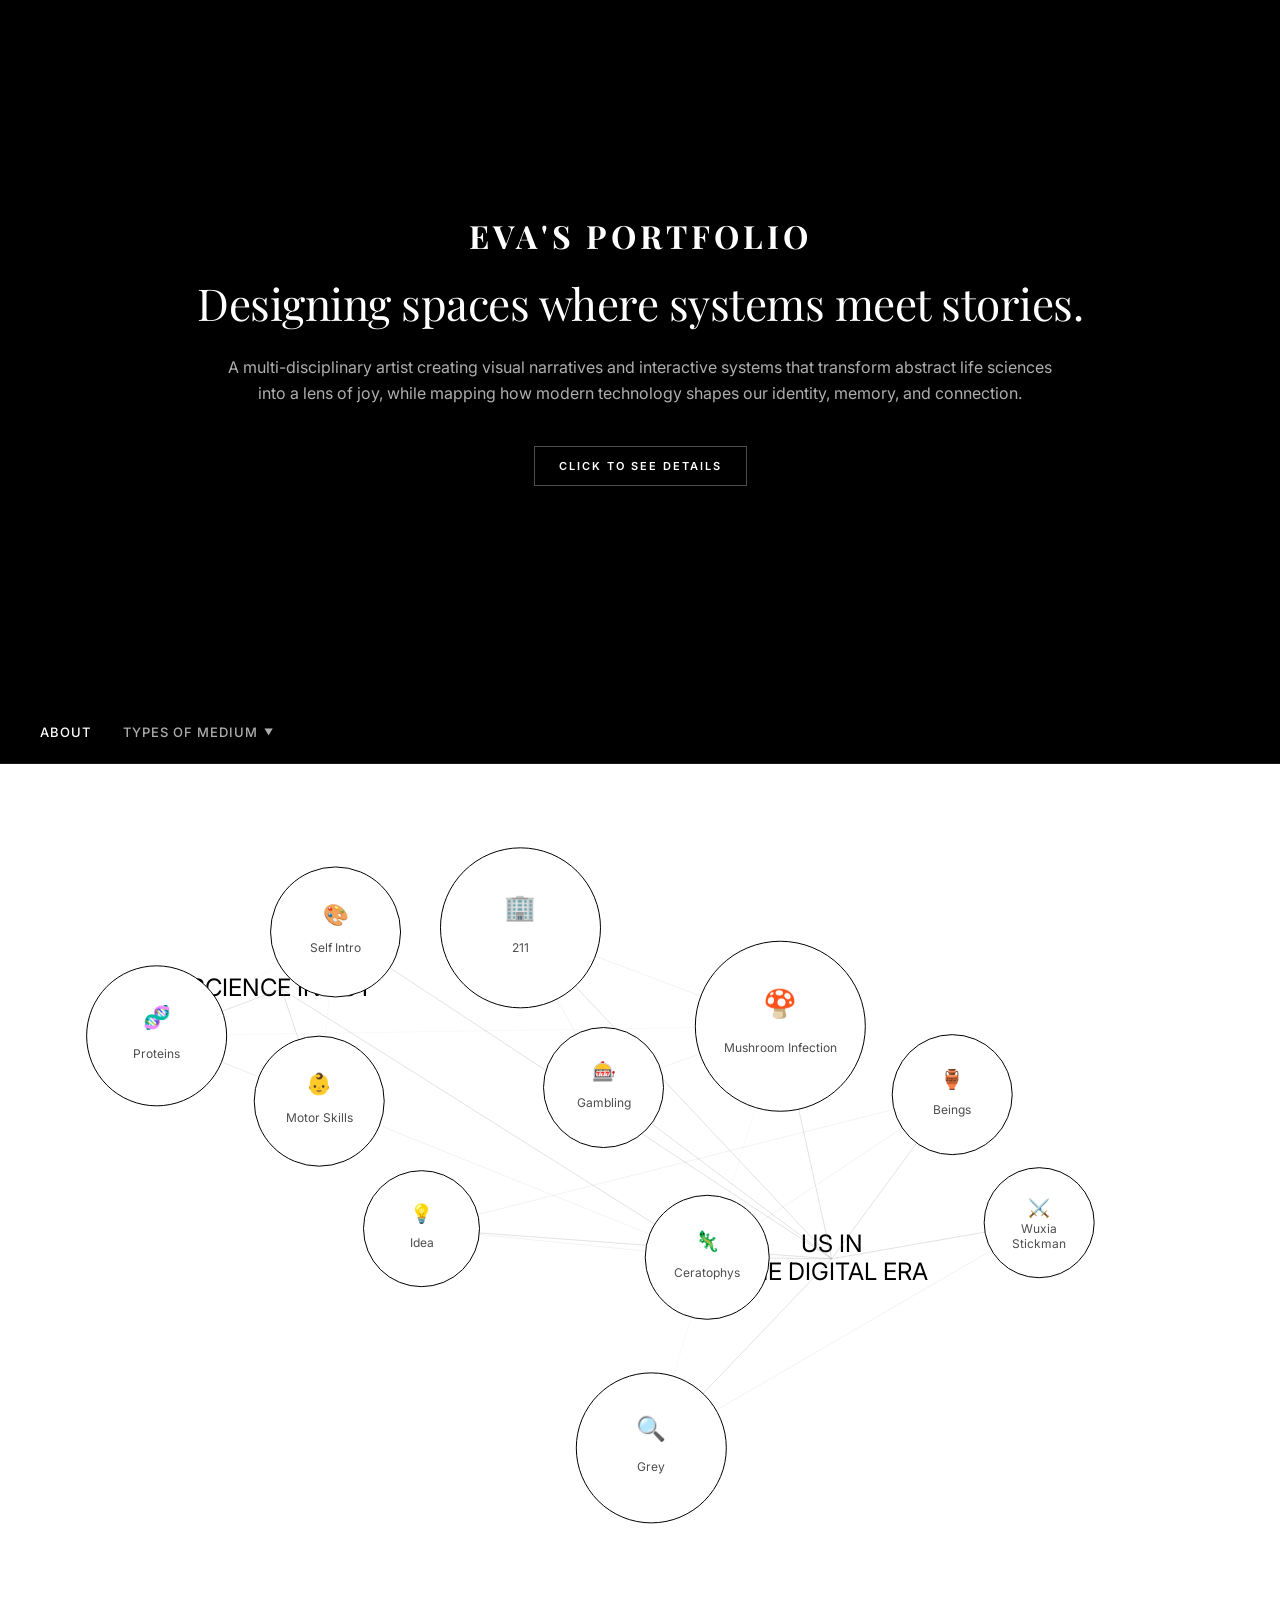
<file: index.html>
<!DOCTYPE html>
<html lang="en">
<head>
  <meta charset="UTF-8">
  <meta name="viewport" content="width=device-width, initial-scale=1.0">
  <title>EVA — Narrative Systems Map</title>
  <link rel="stylesheet" href="style.css">
</head>
<body>

  <header class="intro-section">
    <div class="intro-content">
      <span class="brand-tag">EVA'S PORTFOLIO</span>
      <h1 class="main-title">Designing spaces where systems meet stories.</h1>
      <p class="main-body">
        A multi-disciplinary artist creating visual narratives and interactive systems that transform abstract life sciences into a lens of joy, while mapping how modern technology shapes our identity, memory, and connection.
      </p>
      <div class="scroll-prompt" onclick="scrollToMap()">CLICK TO SEE DETAILS</div>
    </div>
  </header>

  <nav class="sticky-nav">
    <div class="nav-container">
      <div class="nav-links">
        <a href="index.html" class="nav-item active">About</a>
        
        <div class="nav-dropdown">
          <button class="drop-btn">Types of Medium <span class="arrow">▼</span></button>
          <div class="dropdown-content">
            <a href="films.html">Films</a>
            <a href="motion.html">Motion Graphics</a>
            <a href="designs.html">2D & 3D Designs</a>
            <a href="games.html">Games</a>
            <a href="physical.html">Physical Art</a>
          </div>
        </div>
      </div>
    </div>
  </nav>

  <section class="canvas-section" id="canvasSection">
    <canvas id="mapCanvas"></canvas>
  </section>

  <div id="projectModal" class="modal-overlay">
    <div class="modal-card">
      <button class="close-btn" onclick="closeModal()">&times;</button>
      <div class="modal-split">
        <div class="modal-media-side" id="modalMedia"></div>
        <div class="modal-content-side">
          <span id="modalCategory" class="project-tag">CATEGORY</span>
          <h2 id="modalTitle" class="project-headline">Project Title</h2>
          <div id="modalDescription" class="project-body"></div>
        </div>
      </div>
    </div>
  </div>

  <script src="script.js"></script>
</body>
</html>
</file>
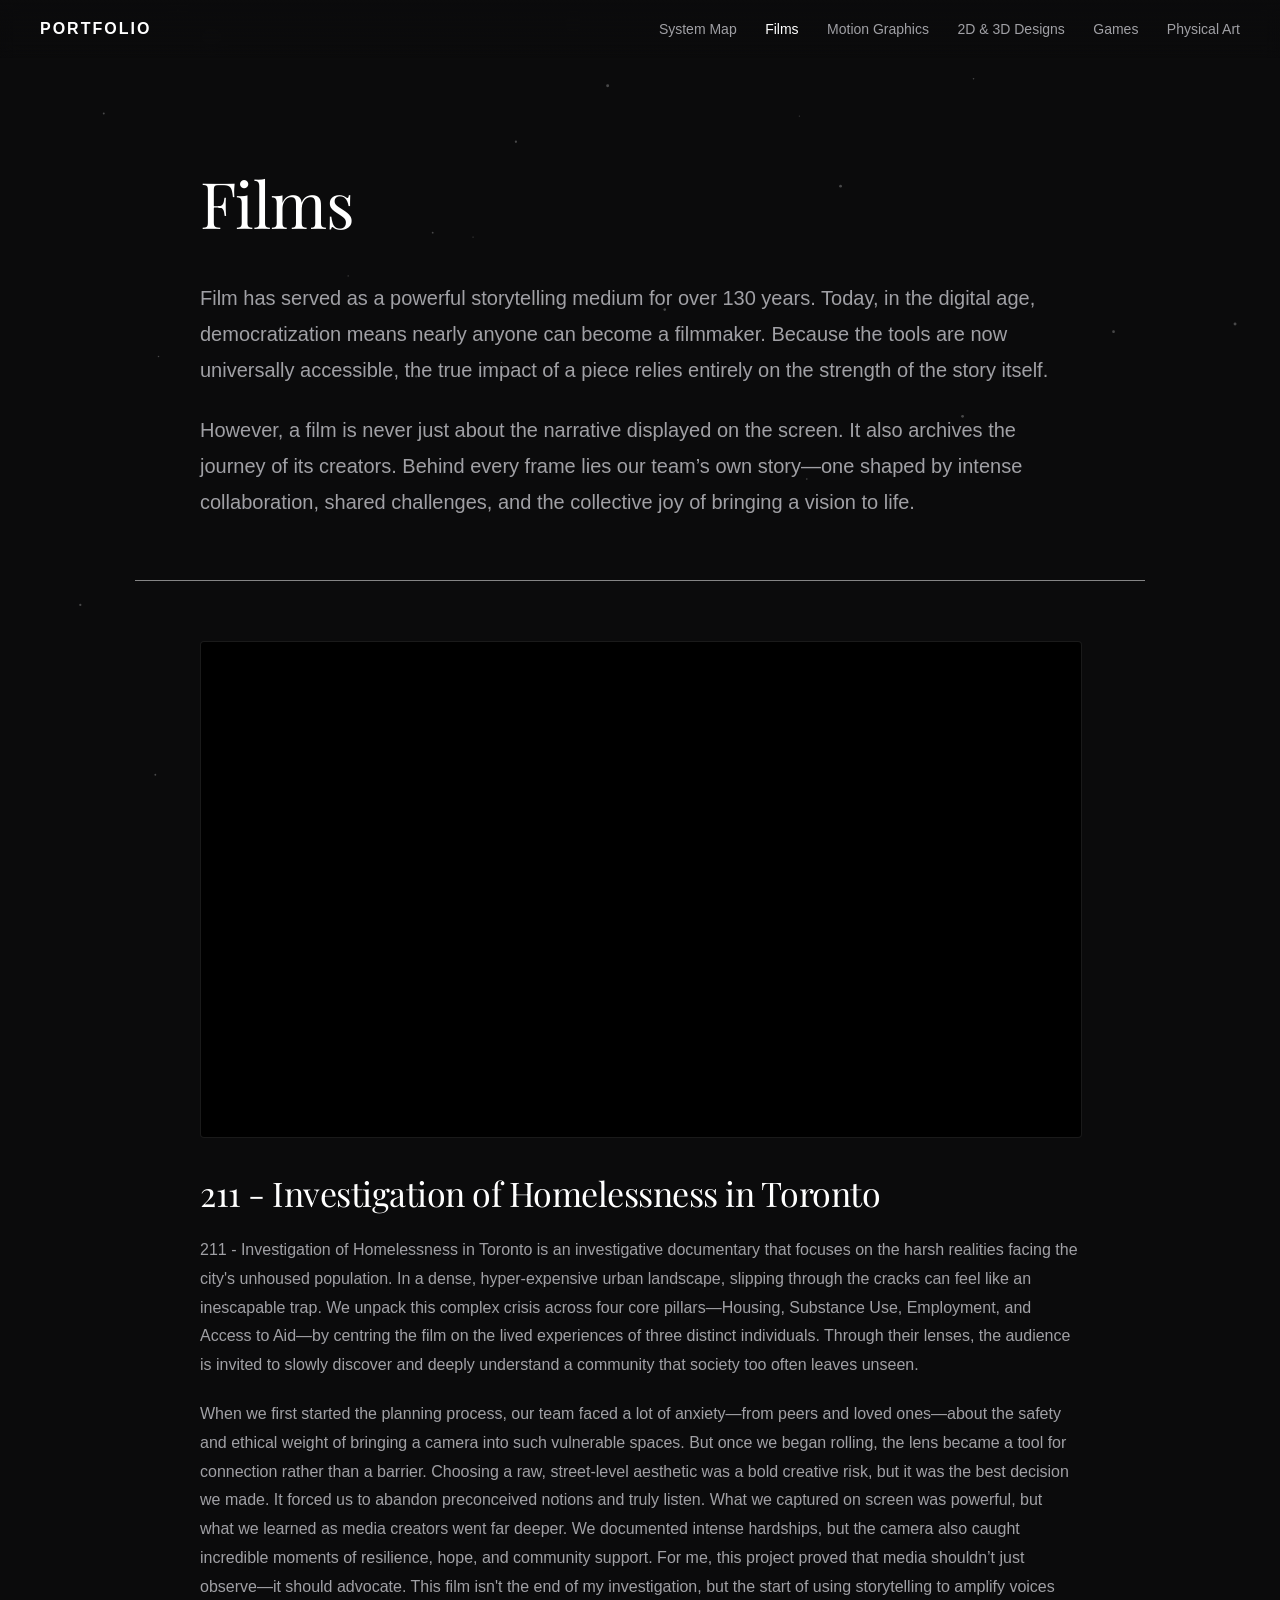
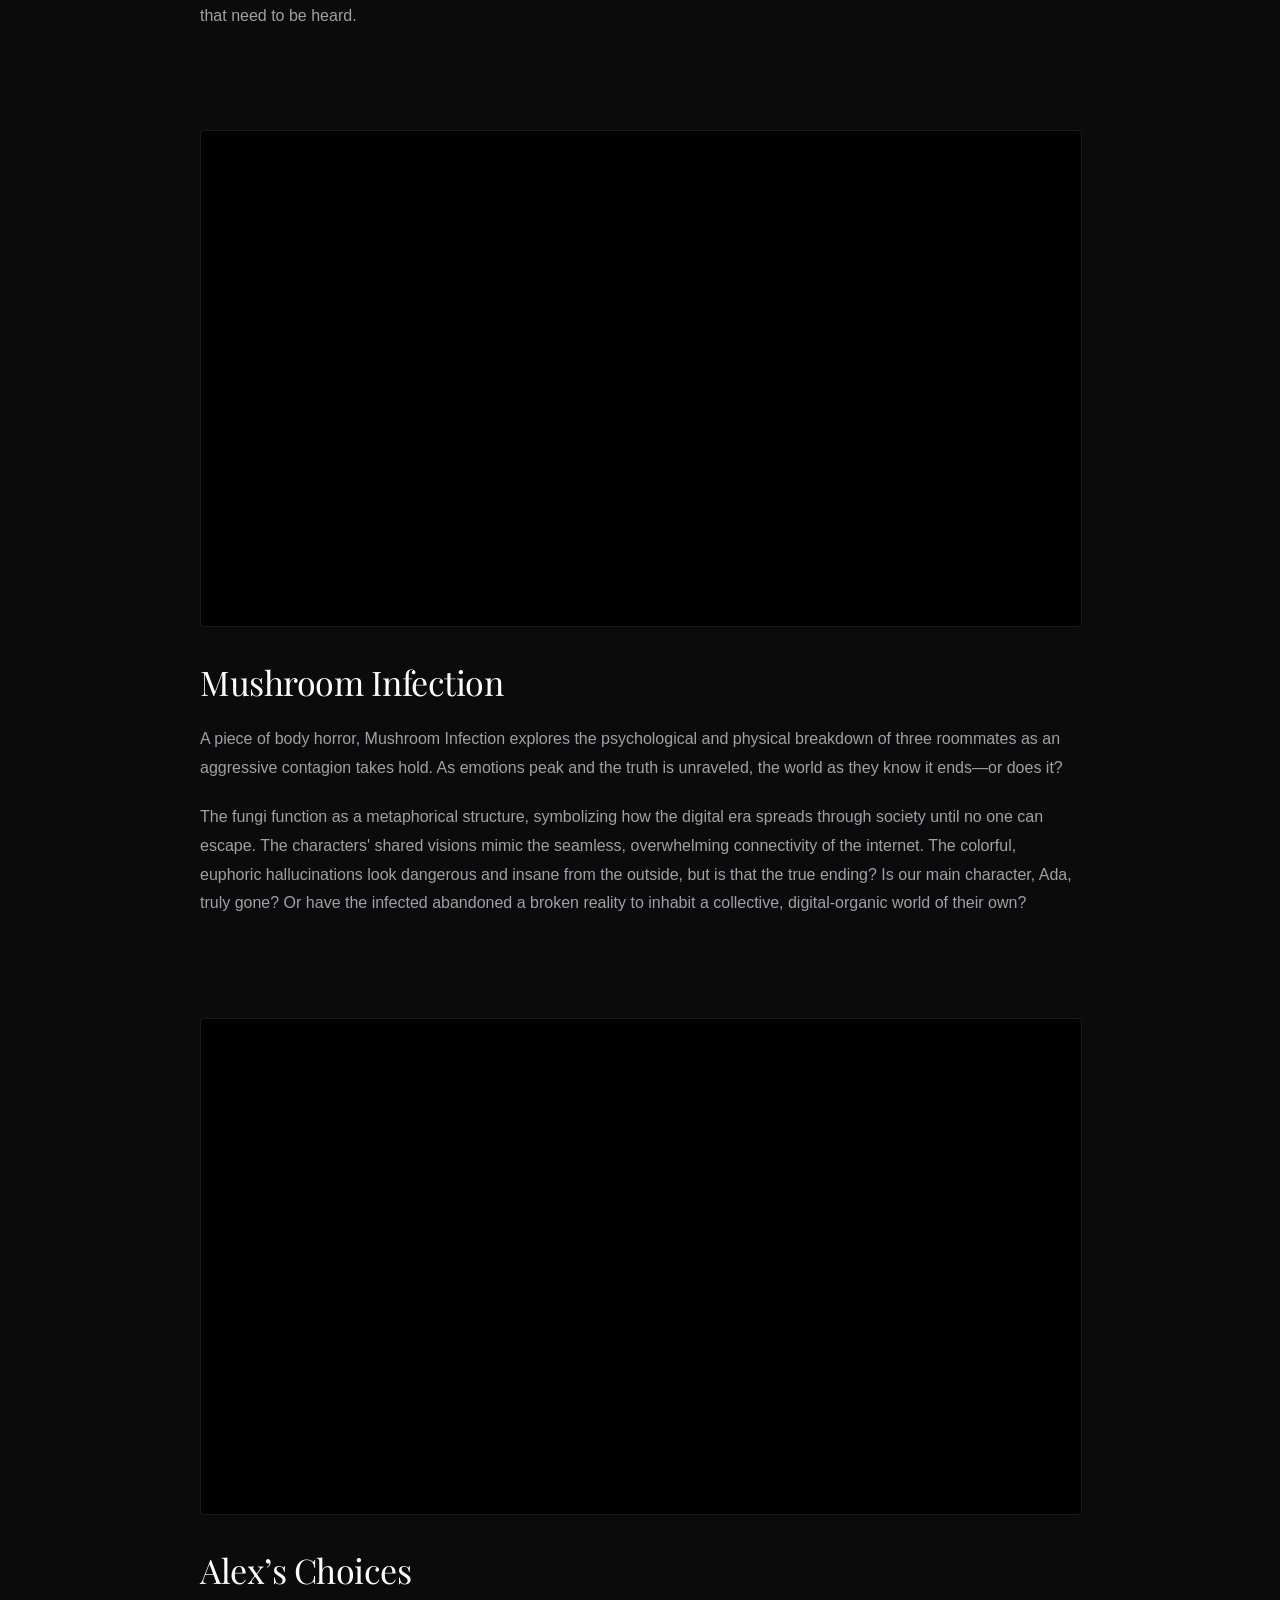
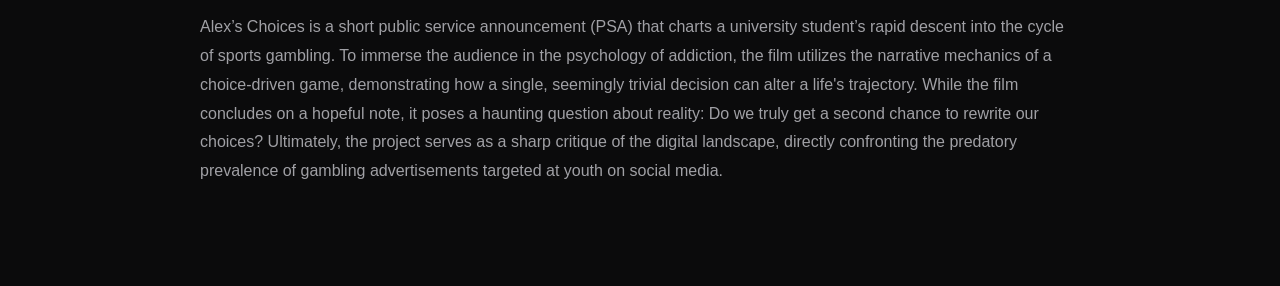
<file: films.html>
<!DOCTYPE html>
<html lang="en">
<head>
    <meta charset="UTF-8">
    <meta name="viewport" content="width=device-width, initial-scale=1.0">
    <title>Films</title>
    <style>
        /* Import Playfair Display for the artistic heading style */
        @import url('https://fonts.googleapis.com/css2?family=Playfair+Display:ital,wght@0,400;0,600;1,400&display=swap');

        :root {
            --bg-color: #0b0b0c;
            --text-primary: #ffffff;
            --text-secondary: #a0a0a5;
            --border-color: rgba(255, 255, 255, 0.1);
        }
        body { 
            margin: 0; 
            padding: 0; 
            background-color: var(--bg-color); 
            color: var(--text-primary); 
            font-family: -apple-system, BlinkMacSystemFont, "Segoe UI", Roboto, sans-serif; 
            overflow-x: hidden; 
        }
        #bg-canvas { 
            position: fixed; 
            top: 0; 
            left: 0; 
            width: 100%; 
            height: 100%; 
            z-index: 1; 
            pointer-events: none; 
            opacity: 0.25; 
        }
        header {
            position: fixed; top: 0; width: 100%; padding: 20px 40px; box-sizing: border-box;
            display: flex; justify-content: space-between; align-items: center; z-index: 10;
            background: linear-gradient(to bottom, rgba(11,11,12,1), rgba(11,11,12,0.5),rgba(11,11,12,0)); backdrop-filter: blur(8px);
        }
        .logo { font-weight: 700; letter-spacing: 2px; text-decoration: none; color: var(--text-primary); }
        nav a { color: var(--text-secondary); text-decoration: none; margin-left: 24px; font-size: 14px; transition: color 0.3s; }
        nav a.active { color: var(--text-primary); }
        
        /* Expanded main container to allow for wider content layout */
        main { 
            position: relative; 
            z-index: 2; 
            max-width: 1050px; 
            margin: 160px auto 100px auto; 
            padding: 0 20px; 
            box-sizing: border-box;
        }
        
        /* Expanded text width to perfectly match the new video sizing */
        .intro-section {
            max-width: 880px;
            margin: 0 auto;
        }
        
        /* Much larger, artistic heading style */
        h1 { 
            font-family: 'Playfair Display', Georgia, serif;
            font-size: 64px; 
            font-weight: 400; 
            letter-spacing: -1px; 
            margin-bottom: 35px; 
            color: var(--text-primary);
        }
        
        /* Upscaled introduction paragraph text */
        .intro-section p { 
            font-size: 20px; 
            line-height: 1.8; 
            color: var(--text-secondary); 
            margin-bottom: 24px; 
        }
        
        /* Make the separation line longer (extends slightly wider than content) */
        .page-divider { 
            border: 0; 
            height: 1px; 
            background: #ffffff; 
            opacity: 0.5;
            margin: 60px auto; 
            max-width: 1180px;
        }
        
        .video-showcase { 
            display: flex; 
            flex-direction: column; 
            gap: 100px; 
            width: 100%; 
        }
        
        /* Made videos slightly larger (Upscaled from 760px to 880px) */
        .video-card { 
            width: 100%; 
            text-align: left; 
            margin: 0 auto; 
            max-width: 880px; 
        }
        
        .video-wrapper {
            position: relative; 
            width: 100%; 
            padding-bottom: 56.25%; /* Classic 16:9 widescreen display */
            height: 0;
            background: #000; 
            border-radius: 4px; 
            overflow: hidden;
            border: 1px solid var(--border-color); 
            margin-bottom: 32px;
        }
        .video-wrapper iframe { position: absolute; top: 0; left: 0; width: 100%; height: 100%; border: 0; }
        
        /* Artistic, larger subtitle layout */
        .video-info h2 { 
            font-family: 'Playfair Display', Georgia, serif;
            font-size: 34px; 
            font-weight: 400;
            letter-spacing: -0.5px;
            margin-bottom: 20px; 
            color: var(--text-primary);
        }
        
        /* Upscaled project body text */
        .video-info p { 
            font-size: 16px; 
            color: var(--text-secondary); 
            line-height: 1.8; 
            margin-bottom: 20px; 
        }
        .video-info p:last-child { margin-bottom: 0; }

        /* Smooth scaling for mid-range screens and mobile environments */
        @media (max-width: 1024px) {
            .intro-section, .video-card, .page-divider {
                max-width: 90%;
            }
        }
        @media (max-width: 768px) {
            h1 { font-size: 48px; }
            .video-info h2 { font-size: 28px; }
            .intro-section p { font-size: 18px; }
            .video-info p { font-size: 15px; }
            header { padding: 20px; }
            nav a { margin-left: 14px; font-size: 13px; }
        }
    </style>
</head>
<body>
    <canvas id="bg-canvas"></canvas>
    <header>
        <a href="index.html" class="logo">PORTFOLIO</a>
        <nav>
            <a href="index.html">System Map</a>
            <a href="films.html" class="active">Films</a>
            <a href="motion.html">Motion Graphics</a>
            <a href="designs.html">2D & 3D Designs</a>
            <a href="games.html">Games</a>
            <a href="physical.html">Physical Art</a>

        </nav>
    </header>

    <main>
        <div class="intro-section">
            <h1>Films</h1>
            <p>Film has served as a powerful storytelling medium for over 130 years. Today, in the digital age, democratization means nearly anyone can become a filmmaker. Because the tools are now universally accessible, the true impact of a piece relies entirely on the strength of the story itself.</p>
            <p>However, a film is never just about the narrative displayed on the screen. It also archives the journey of its creators. Behind every frame lies our team’s own story—one shaped by intense collaboration, shared challenges, and the collective joy of bringing a vision to life.</p>
        </div>

        <hr class="page-divider">

        <div class="video-showcase">
            <!-- Film 1: Homelessness Doc -->
            <div class="video-card">
                <div class="video-wrapper">
                    <iframe src="https://www.youtube.com/embed/zgMyfcOmEZs" allowfullscreen></iframe>
                </div>
                <div class="video-info">
                    <h2>211 - Investigation of Homelessness in Toronto</h2>
                    <p>211 - Investigation of Homelessness in Toronto is an investigative documentary that focuses on the harsh realities facing the city's unhoused population. In a dense, hyper-expensive urban landscape, slipping through the cracks can feel like an inescapable trap. We unpack this complex crisis across four core pillars—Housing, Substance Use, Employment, and Access to Aid—by centring the film on the lived experiences of three distinct individuals. Through their lenses, the audience is invited to slowly discover and deeply understand a community that society too often leaves unseen.</p>
                    <p>When we first started the planning process, our team faced a lot of anxiety—from peers and loved ones—about the safety and ethical weight of bringing a camera into such vulnerable spaces. But once we began rolling, the lens became a tool for connection rather than a barrier. Choosing a raw, street-level aesthetic was a bold creative risk, but it was the best decision we made. It forced us to abandon preconceived notions and truly listen. What we captured on screen was powerful, but what we learned as media creators went far deeper. We documented intense hardships, but the camera also caught incredible moments of resilience, hope, and community support. For me, this project proved that media shouldn’t just observe—it should advocate. This film isn't the end of my investigation, but the start of using storytelling to amplify voices that need to be heard.</p>
                </div>
            </div>

            <!-- Film 2: Mushroom Infection -->
            <div class="video-card">
                <div class="video-wrapper">
                    <iframe src="https://www.youtube.com/embed/S2hL7kBhhro" allowfullscreen></iframe>
                </div>
                <div class="video-info">
                    <h2>Mushroom Infection</h2>
                    <p>A piece of body horror, Mushroom Infection explores the psychological and physical breakdown of three roommates as an aggressive contagion takes hold. As emotions peak and the truth is unraveled, the world as they know it ends—or does it?</p>
                    <p>The fungi function as a metaphorical structure, symbolizing how the digital era spreads through society until no one can escape. The characters' shared visions mimic the seamless, overwhelming connectivity of the internet. The colorful, euphoric hallucinations look dangerous and insane from the outside, but is that the true ending? Is our main character, Ada, truly gone? Or have the infected abandoned a broken reality to inhabit a collective, digital-organic world of their own?</p>
                </div>
            </div>

            <!-- Film 3: Alex's Choices -->
            <div class="video-card">
                <div class="video-wrapper">
                    <iframe src="https://www.youtube.com/embed/C1q_xeP9_N0" allowfullscreen></iframe>
                </div>
                <div class="video-info">
                    <h2>Alex’s Choices</h2>
                    <p>Alex’s Choices is a short public service announcement (PSA) that charts a university student’s rapid descent into the cycle of sports gambling. To immerse the audience in the psychology of addiction, the film utilizes the narrative mechanics of a choice-driven game, demonstrating how a single, seemingly trivial decision can alter a life's trajectory. While the film concludes on a hopeful note, it poses a haunting question about reality: Do we truly get a second chance to rewrite our choices? Ultimately, the project serves as a sharp critique of the digital landscape, directly confronting the predatory prevalence of gambling advertisements targeted at youth on social media.</p>
                </div>
            </div>
        </div>
    </main>

    <script>
        const canvas = document.getElementById('bg-canvas'); const ctx = canvas.getContext('2d'); let dots = [];
        function resize() { canvas.width = window.innerWidth; canvas.height = window.innerHeight; }
        window.addEventListener('resize', resize); resize();
        for(let i=0; i<25; i++) dots.push({ x: Math.random()*canvas.width, y: Math.random()*canvas.height, r: Math.random()*1+0.5, sx: (Math.random()-0.5)*0.2, sy: (Math.random()-0.5)*0.2 });
        function draw() {
            ctx.clearRect(0,0,canvas.width,canvas.height); ctx.fillStyle = '#ffffff';
            dots.forEach(d => { d.x += d.sx; d.y += d.sy; if(d.x<0||d.x>canvas.width) d.sx*=-1; if(d.y<0||d.y>canvas.height) d.sy*=-1; ctx.beginPath(); ctx.arc(d.x,d.y,d.r,0,Math.PI*2); ctx.fill(); });
            requestAnimationFrame(draw);
        }
        draw();
    </script>
</body>
</html>
</file>
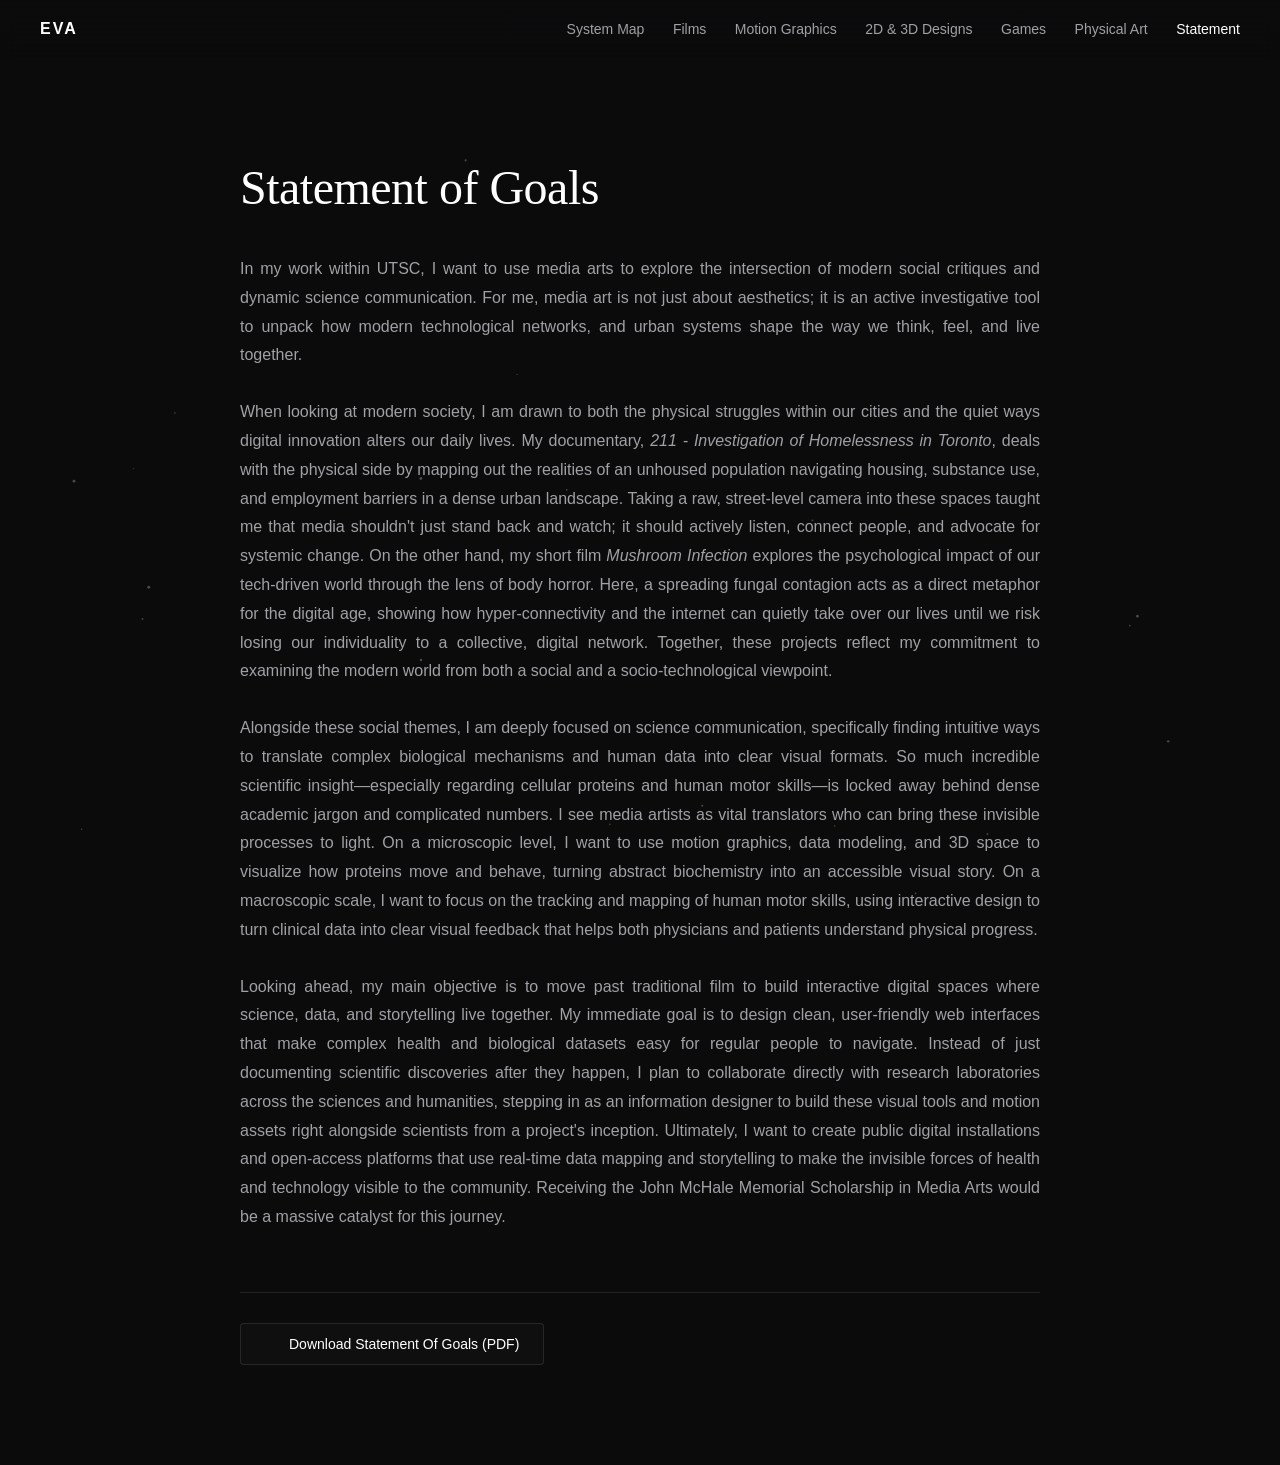
<file: goals.html>
<!DOCTYPE html>
<html lang="en">
<head>
    <meta charset="UTF-8">
    <meta name="viewport" content="width=device-width, initial-scale=1.0">
    <title>Goals</title>
    <style>
        :root {
            --bg-color: #0b0b0c;
            --text-primary: #ffffff;
            --text-secondary: #a0a0a5;
            --border-color: rgba(255, 255, 255, 0.1);
        }
        body { margin: 0; padding: 0; background-color: var(--bg-color); color: var(--text-primary); font-family: -apple-system, BlinkMacSystemFont, sans-serif; }
        #bg-canvas { position: fixed; top: 0; left: 0; width: 100%; height: 100%; z-index: 1; pointer-events: none; opacity: 0.25; }
        header {
            position: fixed; top: 0; width: 100%; padding: 20px 40px; box-sizing: border-box;
            display: flex; justify-content: space-between; align-items: center; z-index: 10;
            background: linear-gradient(to bottom, rgba(11,11,12,0.95), rgba(11,11,12,0)); backdrop-filter: blur(8px);
        }
        .logo { font-weight: 700; letter-spacing: 2px; text-decoration: none; color: var(--text-primary); }
        nav a { color: var(--text-secondary); text-decoration: none; margin-left: 24px; font-size: 14px; transition: color 0.3s; }
        nav a:hover, nav a.active { color: var(--text-primary); }

        main {
            position: relative;
            z-index: 2;
            max-width: 800px;
            margin: 160px auto 100px auto;
            padding: 0 40px;
        }

        h1 {
            font-family: 'Playfair Display', Georgia, serif;
            font-size: 48px;
            font-weight: 400;
            margin-bottom: 40px;
            letter-spacing: -0.5px;
        }

        .content-body {
            font-size: 16px;
            line-height: 1.8;
            color: var(--text-secondary);
        }

        .content-body p {
            margin-bottom: 28px;
            text-align: justify;
        }

        .download-container {
            margin-top: 60px;
            padding-top: 30px;
            border-top: 1px solid var(--border-color);
        }

        .btn-download {
            display: inline-flex;
            align-items: center;
            gap: 10px;
            color: var(--text-primary);
            text-decoration: none;
            font-size: 14px;
            font-weight: 500;
            border: 1px solid var(--border-color);
            padding: 12px 24px;
            border-radius: 4px;
            background: rgba(255, 255, 255, 0.02);
            transition: all 0.3s ease;
        }

        .btn-download:hover {
            background: var(--text-primary);
            color: var(--bg-color);
        }
    </style>
</head>
<body>

    <canvas id="bg-canvas"></canvas>

    <header>
        <a href="index.html" class="logo">EVA</a>
        <nav>
            <a href="index.html">System Map</a>
            <a href="films.html">Films</a>
            <a href="motion.html">Motion Graphics</a>
            <a href="designs.html">2D & 3D Designs</a>
            <a href="games.html">Games</a>
            <a href="physical.html">Physical Art</a>
            <a href="goals.html" class="active">Statement</a>
        </nav>
    </header>

    <main>
        <h1>Statement of Goals</h1>
        <div class="content-body">
            <p>In my work within UTSC, I want to use media arts to explore the intersection of modern social critiques and dynamic science communication. For me, media art is not just about aesthetics; it is an active investigative tool to unpack how modern technological networks, and urban systems shape the way we think, feel, and live together.</p>
            
            <p>When looking at modern society, I am drawn to both the physical struggles within our cities and the quiet ways digital innovation alters our daily lives. My documentary, <em>211 - Investigation of Homelessness in Toronto</em>, deals with the physical side by mapping out the realities of an unhoused population navigating housing, substance use, and employment barriers in a dense urban landscape. Taking a raw, street-level camera into these spaces taught me that media shouldn't just stand back and watch; it should actively listen, connect people, and advocate for systemic change. On the other hand, my short film <em>Mushroom Infection</em> explores the psychological impact of our tech-driven world through the lens of body horror. Here, a spreading fungal contagion acts as a direct metaphor for the digital age, showing how hyper-connectivity and the internet can quietly take over our lives until we risk losing our individuality to a collective, digital network. Together, these projects reflect my commitment to examining the modern world from both a social and a socio-technological viewpoint.</p>
            
            <p>Alongside these social themes, I am deeply focused on science communication, specifically finding intuitive ways to translate complex biological mechanisms and human data into clear visual formats. So much incredible scientific insight—especially regarding cellular proteins and human motor skills—is locked away behind dense academic jargon and complicated numbers. I see media artists as vital translators who can bring these invisible processes to light. On a microscopic level, I want to use motion graphics, data modeling, and 3D space to visualize how proteins move and behave, turning abstract biochemistry into an accessible visual story. On a macroscopic scale, I want to focus on the tracking and mapping of human motor skills, using interactive design to turn clinical data into clear visual feedback that helps both physicians and patients understand physical progress.</p>
            
            <p>Looking ahead, my main objective is to move past traditional film to build interactive digital spaces where science, data, and storytelling live together. My immediate goal is to design clean, user-friendly web interfaces that make complex health and biological datasets easy for regular people to navigate. Instead of just documenting scientific discoveries after they happen, I plan to collaborate directly with research laboratories across the sciences and humanities, stepping in as an information designer to build these visual tools and motion assets right alongside scientists from a project's inception. Ultimately, I want to create public digital installations and open-access platforms that use real-time data mapping and storytelling to make the invisible forces of health and technology visible to the community. Receiving the John McHale Memorial Scholarship in Media Arts would be a massive catalyst for this journey.</p>
        </div>

        <div class="download-container">
            <a href="assets/Yuxin Guo_Statement of Goals.pdf" download class="btn-download">
                <svg width="14" height="14" viewBox="0 0 16 16" fill="currentColor" xmlns="http://www.w3.org/2000/svg">
                    <path d=\"M8 12L3 7L4.4 5.55L7 8.15V0H9V8.15L11.6 5.55L13 7L8 12ZM0 16V11H2V14H14V11h2v5H0Z\"/>
                </svg>
                Download Statement Of Goals (PDF)
            </a>
        </div>
    </main>

    <script>
        const canvas = document.getElementById('bg-canvas'); const ctx = canvas.getContext('2d'); let dots = [];
        function resize() { canvas.width = window.innerWidth; canvas.height = window.innerHeight; }
        window.addEventListener('resize', resize); resize();
        for(let i=0; i<25; i++) dots.push({ x: Math.random()*canvas.width, y: Math.random()*canvas.height, r: Math.random()*1+0.5, sx: (Math.random()-0.5)*0.2, sy: (Math.random()-0.5)*0.2 });
        function draw() {
            ctx.clearRect(0,0,canvas.width,canvas.height); ctx.fillStyle = '#ffffff';
            dots.forEach(d => { d.x += d.sx; d.y += d.sy; if(d.x<0||d.x>canvas.width) d.sx*=-1; if(d.y<0||d.y>canvas.height) d.sy*=-1; ctx.beginPath(); ctx.arc(d.x,d.y,d.r,0,Math.PI*2); ctx.fill(); });
            requestAnimationFrame(draw);
        }
        draw();
    </script>
</body>
</html>
</file>
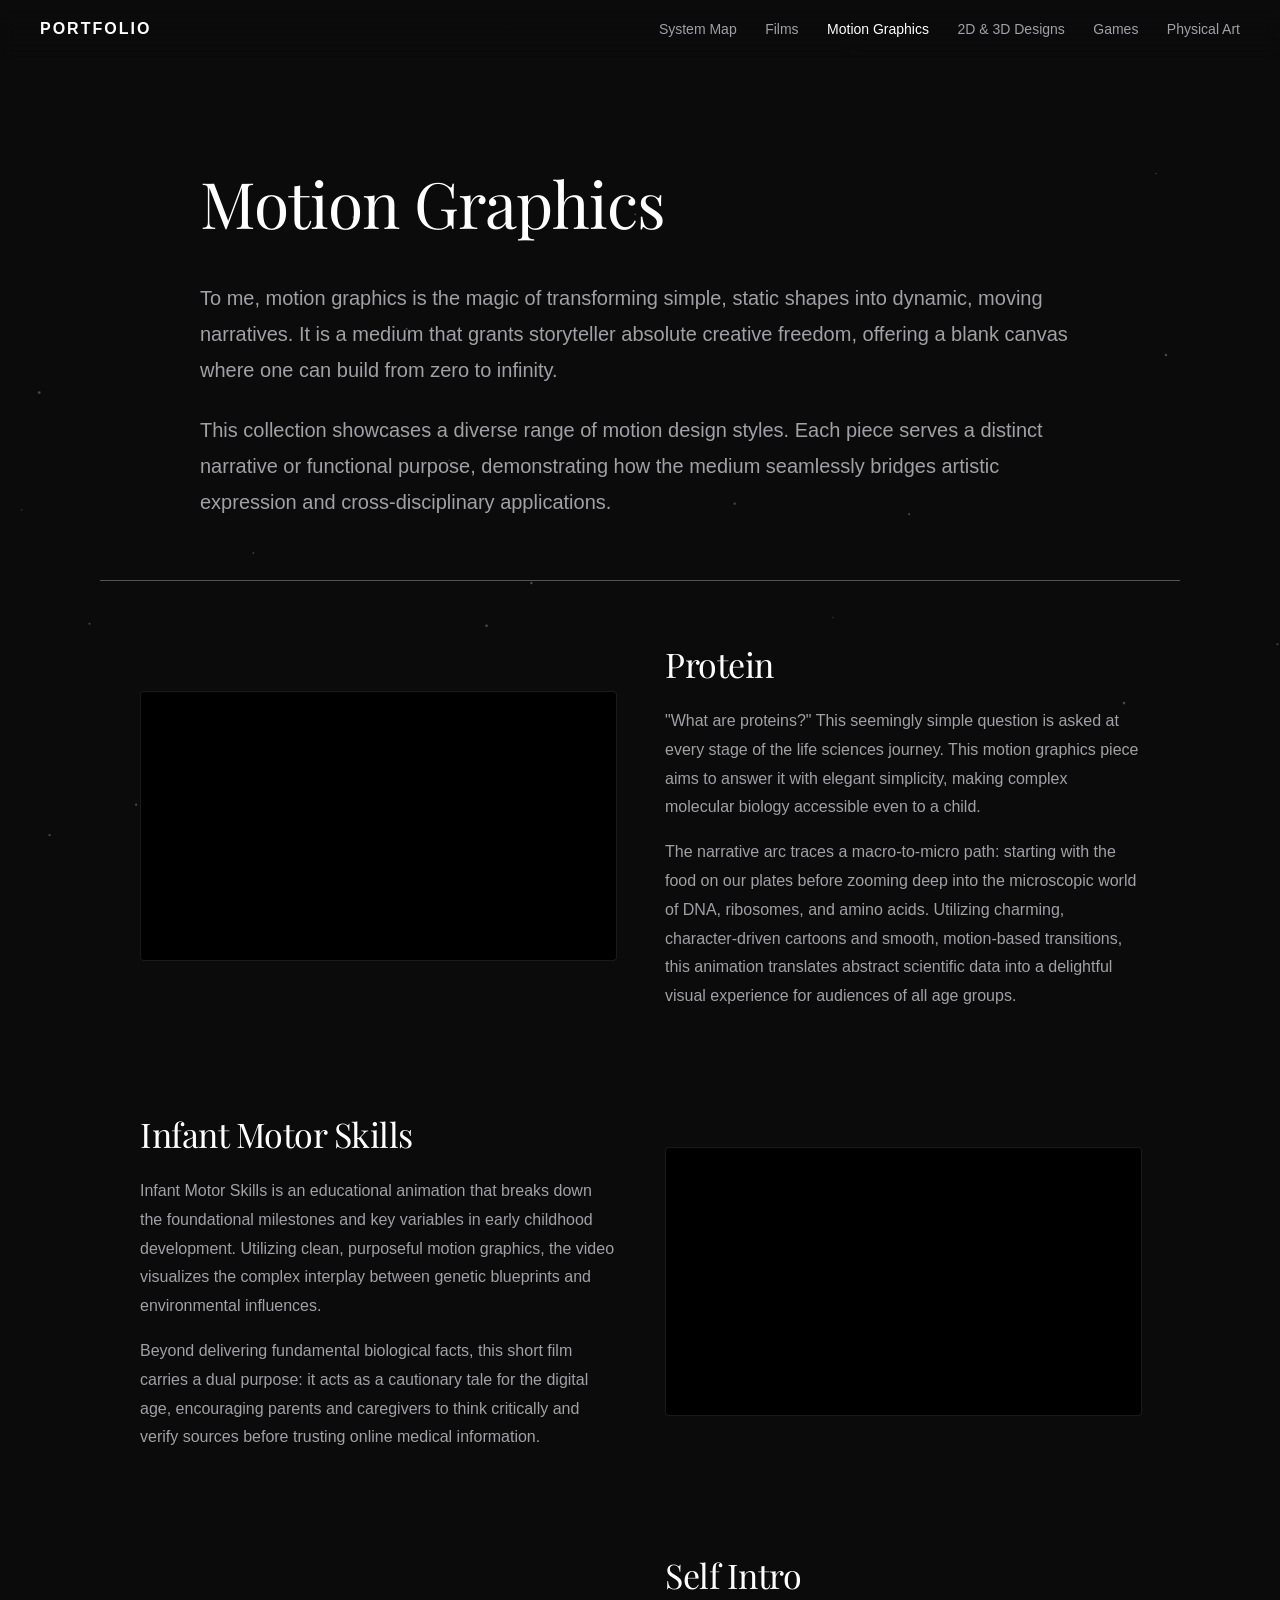
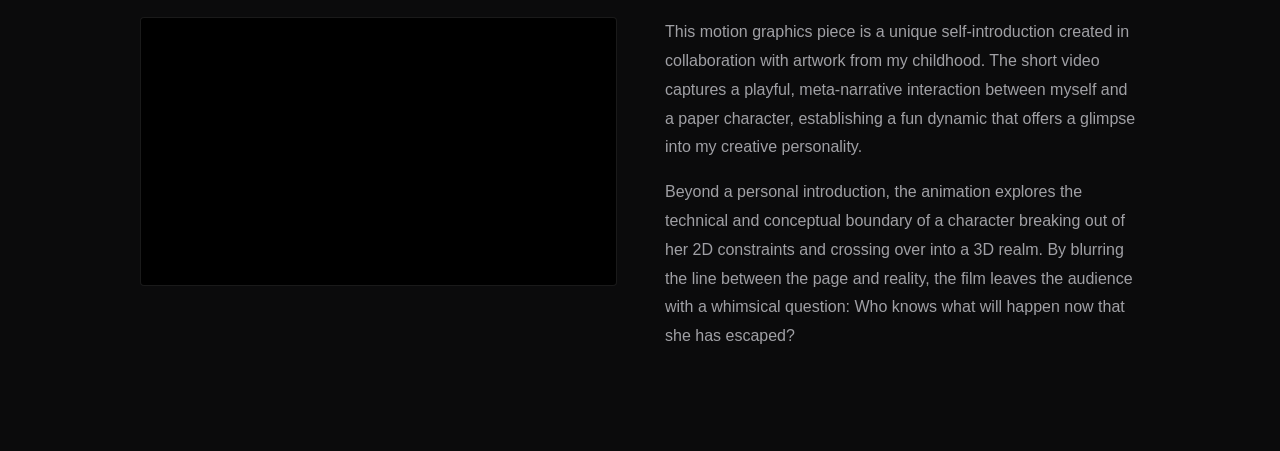
<file: motion.html>
<!DOCTYPE html>
<html lang="en">
<head>
    <meta charset="UTF-8">
    <meta name="viewport" content="width=device-width, initial-scale=1.0">
    <title>Motion Graphics</title>
    <style>
        /* Import Playfair Display for the artistic heading style */
        @import url('https://fonts.googleapis.com/css2?family=Playfair+Display:ital,wght@0,400;0,600;1,400&display=swap');

        :root {
            --bg-color: #0b0b0c;
            --text-primary: #ffffff;
            --text-secondary: #a0a0a5;
            --border-color: rgba(255, 255, 255, 0.1);
        }
        body { 
            margin: 0; 
            padding: 0; 
            background-color: var(--bg-color); 
            color: var(--text-primary); 
            font-family: -apple-system, BlinkMacSystemFont, "Segoe UI", Roboto, sans-serif; 
            overflow-x: hidden; 
        }
        #bg-canvas { 
            position: fixed; 
            top: 0; 
            left: 0; 
            width: 100%; 
            height: 100%; 
            z-index: 1; 
            pointer-events: none; 
            opacity: 0.25; 
        }
        header {
            position: fixed; top: 0; width: 100%; padding: 20px 40px; box-sizing: border-box;
            display: flex; justify-content: space-between; align-items: center; z-index: 10;
            background: linear-gradient(to bottom, rgba(11,11,12,0.95), rgba(11,11,12,0)); backdrop-filter: blur(8px);
        }
        .logo { font-weight: 700; letter-spacing: 2px; text-decoration: none; color: var(--text-primary); }
        nav a { color: var(--text-secondary); text-decoration: none; margin-left: 24px; font-size: 14px; transition: color 0.3s; }
        nav a.active { color: var(--text-primary); }
        
        main { 
            position: relative; 
            z-index: 2; 
            max-width: 1600px; 
            margin: 160px auto 100px auto; 
            padding: 0 20px; 
            box-sizing: border-box;
        }
        
        .intro-section {
            max-width: 880px;
            margin: 0 auto;
        }
        
        h1 { 
            font-family: 'Playfair Display', Georgia, serif;
            font-size: 64px; 
            font-weight: 400; 
            letter-spacing: -1px; 
            margin-bottom: 35px; 
            color: var(--text-primary);
        }
        
        .intro-section p { 
            font-size: 20px; 
            line-height: 1.8; 
            color: var(--text-secondary); 
            margin-bottom: 24px; 
        }
        
        .page-divider { 
            border: 0; 
            height: 1px; 
            background: #ffffff; 
            opacity: 0.3;
            margin: 60px auto; 
            max-width: 1080px;
        }
        
        .showcase-container {
            display: flex;
            flex-direction: column;
            gap: 100px;
            width: 100%;
            align-items: center;
        }

        /* Split-screen row framework */
        .video-card-row {
            display: flex;
            align-items: center;
            gap: 50px;
            width: 100%;
            max-width: 1000px;
        }
        .video-card-row.reverse {
            flex-direction: row-reverse;
        }
        
        .video-side, .text-side {
            flex: 1;
            width: 100%;
        }
        
        .video-wrapper {
            position: relative; 
            width: 100%; 
            padding-bottom: 56.25%; /* 16:9 Widescreen display */
            height: 0;
            background: #000; 
            border-radius: 4px; 
            overflow: hidden;
            border: 1px solid var(--border-color); 
        }
        .video-wrapper iframe { position: absolute; top: 0; left: 0; width: 100%; height: 100%; border: 0; }
        
        .text-side h2 { 
            font-family: 'Playfair Display', Georgia, serif;
            font-size: 34px; 
            font-weight: 400;
            letter-spacing: -0.5px;
            margin-top: 0;
            margin-bottom: 20px; 
            color: var(--text-primary);
        }
        
        .text-side p { 
            font-size: 16px; 
            color: var(--text-secondary); 
            line-height: 1.8; 
            margin-bottom: 0; 
        }

        /* More to See Layout Grid */
        .more-to-see-section {
            max-width: 880px;
            margin: 100px auto 0 auto;
            width: 100%;
        }
        .more-to-see-section h3 {
            font-family: 'Playfair Display', Georgia, serif;
            font-size: 34px;
            font-weight: 400;
            margin-bottom: 30px;
            color: var(--text-primary);
        }
        .more-grid {
            display: flex;
            gap: 30px;
            width: 100%;
        }
        .more-item {
            flex: 1;
        }

        /* Smooth scaling rules for tablet and mobile environments */
        @media (max-width: 1024px) {
            .intro-section, .video-card-row, .page-divider, .more-to-see-section {
                max-width: 90%;
            }
        }
        @media (max-width: 768px) {
            h1 { font-size: 48px; }
            .text-side h2, .more-to-see-section h3 { font-size: 28px; }
            .intro-section p { font-size: 18px; }
            .text-side p { font-size: 15px; }
            header { padding: 20px; }
            nav a { margin-left: 14px; font-size: 13px; }
            
            /* Force split views to stack vertically on small screens */
            .video-card-row, .video-card-row.reverse {
                flex-direction: column;
                gap: 24px;
            }
            .more-grid {
                flex-direction: column;
                gap: 24px;
            }
        }
    </style>
</head>
<body>
    <canvas id="bg-canvas"></canvas>
    <header>
        <a href="index.html" class="logo">PORTFOLIO</a>
        <nav>
            <a href="index.html">System Map</a>
            <a href="films.html">Films</a>
            <a href="motion.html" class="active">Motion Graphics</a>
            <a href="designs.html">2D & 3D Designs</a>
            <a href="games.html">Games</a>
            <a href="physical.html">Physical Art</a>
    
        </nav>
    </header>

    <main>
        <!-- Introduction Header -->
        <div class="intro-section">
            <h1>Motion Graphics</h1>
            <p>To me, motion graphics is the magic of transforming simple, static shapes into dynamic, moving narratives. It is a medium that grants storyteller absolute creative freedom, offering a blank canvas where one can build from zero to infinity.</p>
            <p>This collection showcases a diverse range of motion design styles. Each piece serves a distinct narrative or functional purpose, demonstrating how the medium seamlessly bridges artistic expression and cross-disciplinary applications.</p>
        </div>

        <hr class="page-divider">

        <!-- Core Split Layout Showcase -->
        <div class="showcase-container">
            
            <!-- Piece 1: Protein (Video Left, Text Right) -->
            <div class="video-card-row">
                <div class="video-side">
                    <div class="video-wrapper">
                        <!-- Corrected to YouTube embed format -->
                        <iframe src="https://www.youtube.com/embed/-5UPJtT0NTA" allowfullscreen></iframe>
                    </div>
                </div>
                <div class="text-side">
                    <h2>Protein</h2>
                    <p>"What are proteins?" This seemingly simple question is asked at every stage of the life sciences journey. This motion graphics piece aims to answer it with elegant simplicity, making complex molecular biology accessible even to a child.</p>
                    <p>The narrative arc traces a macro-to-micro path: starting with the food on our plates before zooming deep into the microscopic world of DNA, ribosomes, and amino acids. Utilizing charming, character-driven cartoons and smooth, motion-based transitions, this animation translates abstract scientific data into a delightful visual experience for audiences of all age groups.</p>
                </div>
            </div>

            <!-- Piece 2: Motor Skills (Video Right, Text Left) -->
            <div class="video-card-row reverse">
                <div class="video-side">
                    <div class="video-wrapper">
                        <!-- Corrected to YouTube embed format -->
                        <iframe src="https://www.youtube.com/embed/tT5FSb-E5t0" allowfullscreen></iframe>
                    </div>
                </div>
                <div class="text-side">
                    <h2>Infant Motor Skills</h2>
                    <p>Infant Motor Skills is an educational animation that breaks down the foundational milestones and key variables in early childhood development. Utilizing clean, purposeful motion graphics, the video visualizes the complex interplay between genetic blueprints and environmental influences. </p>
                    <p>Beyond delivering fundamental biological facts, this short film carries a dual purpose: it acts as a cautionary tale for the digital age, encouraging parents and caregivers to think critically and verify sources before trusting online medical information.</p>
                </div>
            </div>

            <!-- Piece 3: Self Intro (Video Left, Text Right) -->
            <div class="video-card-row">
                <div class="video-side">
                    <div class="video-wrapper">
                        <!-- Corrected to YouTube embed format -->
                        <iframe src="https://www.youtube.com/embed/6H74o9XKMkY" allowfullscreen></iframe>
                    </div>
                </div>
                <div class="text-side">
                    <h2>Self Intro</h2>
                    <p>This motion graphics piece is a unique self-introduction created in collaboration with artwork from my childhood. The short video captures a playful, meta-narrative interaction between myself and a paper character, establishing a fun dynamic that offers a glimpse into my creative personality. </p>
                    <p>Beyond a personal introduction, the animation explores the technical and conceptual boundary of a character breaking out of her 2D constraints and crossing over into a 3D realm. By blurring the line between the page and reality, the film leaves the audience with a whimsical question: Who knows what will happen now that she has escaped?</p>
                </div>
            </div>

        </div>

        
    </main>

    <script>
        const canvas = document.getElementById('bg-canvas'); const ctx = canvas.getContext('2d'); let dots = [];
        function resize() { canvas.width = window.innerWidth; canvas.height = window.innerHeight; }
        window.addEventListener('resize', resize); resize();
        for(let i=0; i<25; i++) dots.push({ x: Math.random()*canvas.width, y: Math.random()*canvas.height, r: Math.random()*1+0.5, sx: (Math.random()-0.5)*0.2, sy: (Math.random()-0.5)*0.2 });
        function draw() {
            ctx.clearRect(0,0,canvas.width,canvas.height); ctx.fillStyle = '#ffffff';
            dots.forEach(d => { d.x += d.sx; d.y += d.sy; if(d.x<0||d.x>canvas.width) d.sx*=-1; if(d.y<0||d.y>canvas.height) d.sy*=-1; ctx.beginPath(); ctx.arc(d.x,d.y,d.r,0,Math.PI*2); ctx.fill(); });
            requestAnimationFrame(draw);
        }
        draw();
    </script>
</body>
</html>
</file>
<file: style.css>
@import url('https://fonts.googleapis.com/css2?family=Playfair+Display:ital,wght@0,400;0,700;1,400&family=Inter:wght@300;400;500;600&display=swap');

:root {
  --bg-dark: #000000;
  --bg-light: #ffffff;
  --text-light: #ffffff;
  --text-dark: #000000;
  --text-mute: #86868b;
  --font-serif: 'Playfair Display', Georgia, serif;
  --font-sans: 'Inter', -apple-system, sans-serif;
}

* {
  margin: 0;
  padding: 0;
  box-sizing: border-box;
}

html {
  scroll-behavior: smooth;
}

body {
  width: 100%;
  background-color: var(--bg-light);
  font-family: var(--font-sans);
  color: var(--text-dark);
  -webkit-font-smoothing: antialiased;
}

/* Introduction Hero Layout */
.intro-section {
  width: 100%;
  height: calc(100vh - 200px);
  background-color: var(--bg-dark);
  color: var(--text-light);
  display: flex;
  align-items: center;
  justify-content: center;
  overflow: hidden;
}

.intro-content {
  width: 90%;
  max-width: 1000px;
  text-align: center;
  display: flex;
  flex-direction: column;
  align-items: center;
}

.brand-tag {
  font-family: var(--font-serif);
  font-size: 32px;
  font-weight: 700;
  letter-spacing: 4px;
  margin-bottom: 20px;
}

.main-title {
  font-family: var(--font-serif);
  font-size: 44px;
  font-weight: 400;
  line-height: 1.2;
  margin-bottom: 24px;
  letter-spacing: -0.5px;
}

.main-body {
  font-size: 16px;
  line-height: 1.65;
  color: #aeaeaf;
  margin-bottom: 40px;
  max-width: 850px;
}

.scroll-prompt {
  font-size: 11px;
  letter-spacing: 2px;
  font-weight: 600;
  text-transform: uppercase;
  color: var(--text-light);
  border: 1px solid rgba(255, 255, 255, 0.3);
  padding: 12px 24px;
  cursor: pointer;
  transition: all 0.3s ease;
}

.scroll-prompt:hover {
  background: var(--text-light);
  color: var(--bg-dark);
}

/* Sticky Navigation Bar */
.sticky-nav {
  position: -webkit-sticky;
  position: sticky;
  top: 0;
  width: 100%;
  height: 64px;
  background-color: var(--bg-dark);
  border-bottom: 1px solid #1a1a1a;
  z-index: 1000;
}

.nav-container {
  max-width: 1400px;
  height: 100%;
  margin: 0 auto;
  padding: 0 40px;
  display: flex;
  align-items: center;
  justify-content: flex-start;
}

.nav-links {
  display: flex;
  align-items: center;
  gap: 32px;
  height: 100%;
}

.nav-item {
  color: #aeaeaf;
  text-decoration: none;
  font-size: 13px;
  font-weight: 500;
  letter-spacing: 1px;
  text-transform: uppercase;
  transition: color 0.25s ease;
  display: flex;
  align-items: center;
  height: 100%;
}

.nav-item:hover, .nav-item.active {
  color: var(--text-light);
}

/* Dropdown Menu Mechanics */
.nav-dropdown {
  position: relative;
  display: flex;
  align-items: center;
  height: 100%;
}

.drop-btn {
  background: none;
  border: none;
  color: #aeaeaf;
  font-size: 13px;
  font-weight: 500;
  letter-spacing: 1px;
  text-transform: uppercase;
  cursor: pointer;
  padding: 0;
  display: flex;
  align-items: center;
  gap: 6px;
  font-family: var(--font-sans);
  height: 100%;
}

.nav-dropdown:hover .drop-btn {
  color: var(--text-light);
}

.arrow {
  font-size: 9px;
  transition: transform 0.25s ease;
}

.nav-dropdown:hover .arrow {
  transform: rotate(180deg);
}

.dropdown-content {
  display: none;
  position: absolute;
  top: 100%;
  left: 0;
  background-color: var(--bg-dark);
  min-width: 220px;
  box-shadow: 0 20px 40px rgba(0,0,0,0.5);
  padding: 10px 0;
  border: 1px solid #1a1a1a;
}

.dropdown-content a {
  color: #aeaeaf;
  padding: 12px 20px;
  text-decoration: none;
  display: block;
  font-size: 12px;
  letter-spacing: 0.5px;
  transition: all 0.2s ease;
}

.dropdown-content a:hover {
  background-color: #111111;
  color: var(--text-light);
  padding-left: 24px;
}

.nav-dropdown:hover .dropdown-content {
  display: block;
}

/* Systems Mapping Area */
.canvas-section {
  width: 100%;
  height: 100vh;
  position: relative;
  background-color: var(--bg-light);
  overflow: hidden;
}

#mapCanvas {
  width: 100%;
  height: 100%;
  display: block;
}

/* Modal Structural Layout Viewports */
.modal-overlay {
  position: fixed;
  top: 0;
  left: 0;
  width: 100%;
  height: 100%;
  background: rgba(255, 255, 255, 0.98);
  z-index: 2000;
  display: flex;
  align-items: center;
  justify-content: center;
  opacity: 0;
  pointer-events: none;
  transition: opacity 0.35s cubic-bezier(0.25, 1, 0.5, 1);
}

.modal-overlay.active {
  opacity: 1;
  pointer-events: auto;
}

.modal-card {
  position: relative;
  width: 94vw;
  max-width: 1350px;
  height: 84vh;
  background: #ffffff;
  border: 1px solid #000000;
  box-shadow: 0 45px 90px rgba(0,0,0,0.07);
  overflow: hidden;
}

.close-btn {
  position: absolute;
  top: 24px;
  right: 32px;
  background: none;
  border: none;
  font-size: 38px;
  font-weight: 200;
  cursor: pointer;
  z-index: 2100;
}

.modal-split { display: flex; width: 100%; height: 100%; }
.modal-media-side {
  flex: 1.4;
  background: #fafafa;
  border-right: 1px solid #e5e5e7;
  display: flex;
  align-items: center;
  justify-content: center;
  overflow: hidden;
}
.modal-media-side iframe { width: 100%; height: 100%; border: none; background: #000; }
.modal-media-side img { width: 100%; height: 100%; object-fit: cover; }

.modal-content-side {
  flex: 1;
  padding: 60px;
  display: flex;
  flex-direction: column;
  justify-content: center;
  overflow-y: auto;
}

.project-tag { font-size: 11px; letter-spacing: 2px; text-transform: uppercase; color: var(--text-mute); margin-bottom: 14px; font-weight: 600; }
.project-headline { font-family: var(--font-serif); font-size: 42px; line-height: 1.15; margin-bottom: 20px; }
.project-body { font-size: 15px; line-height: 1.65; color: #1d1d1f; }
.project-body p { margin-bottom: 14px; }

@media (max-width: 960px) {
  .modal-split { flex-direction: column; }
  .modal-card { height: 90vh; overflow-y: auto; }
  .modal-media-side { min-height: 350px; flex: none; }
  .modal-content-side { padding: 35px; flex: none; }
  .nav-container { padding: 0 20px; }
}
</file>
